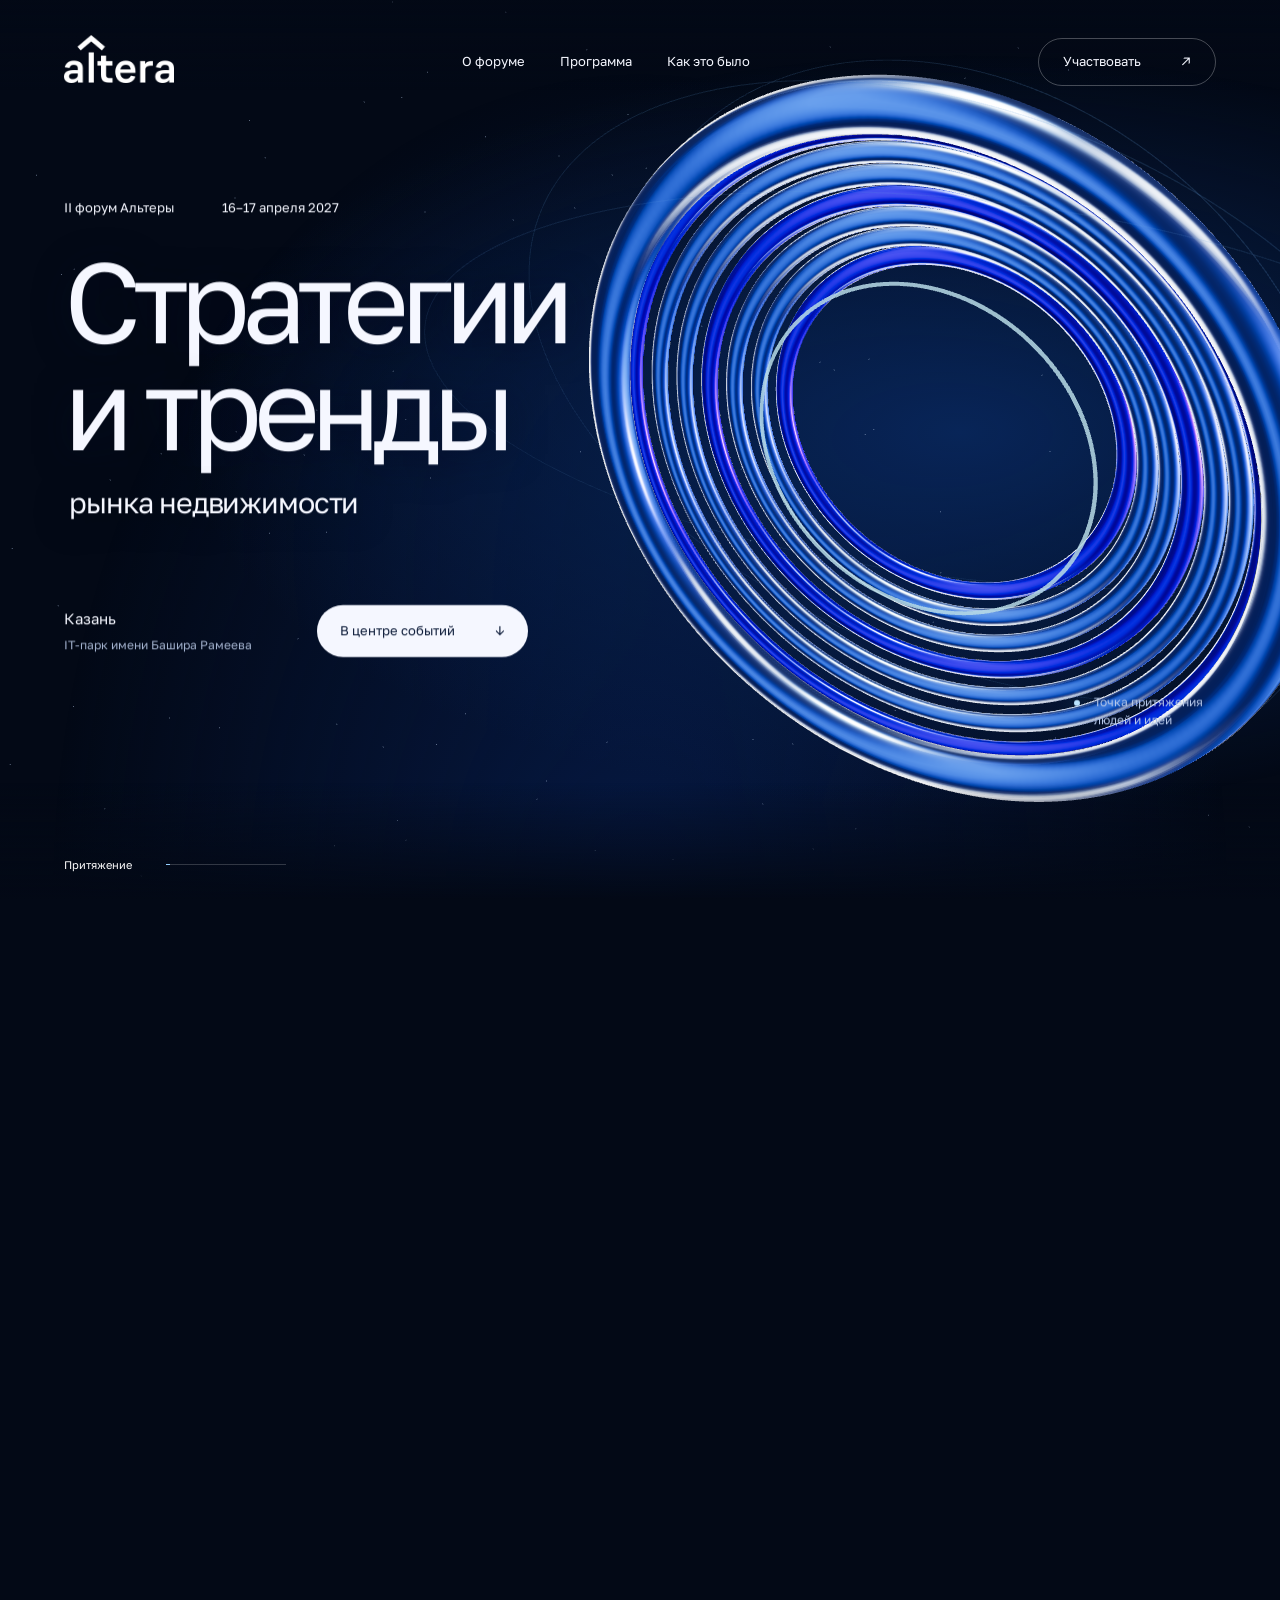
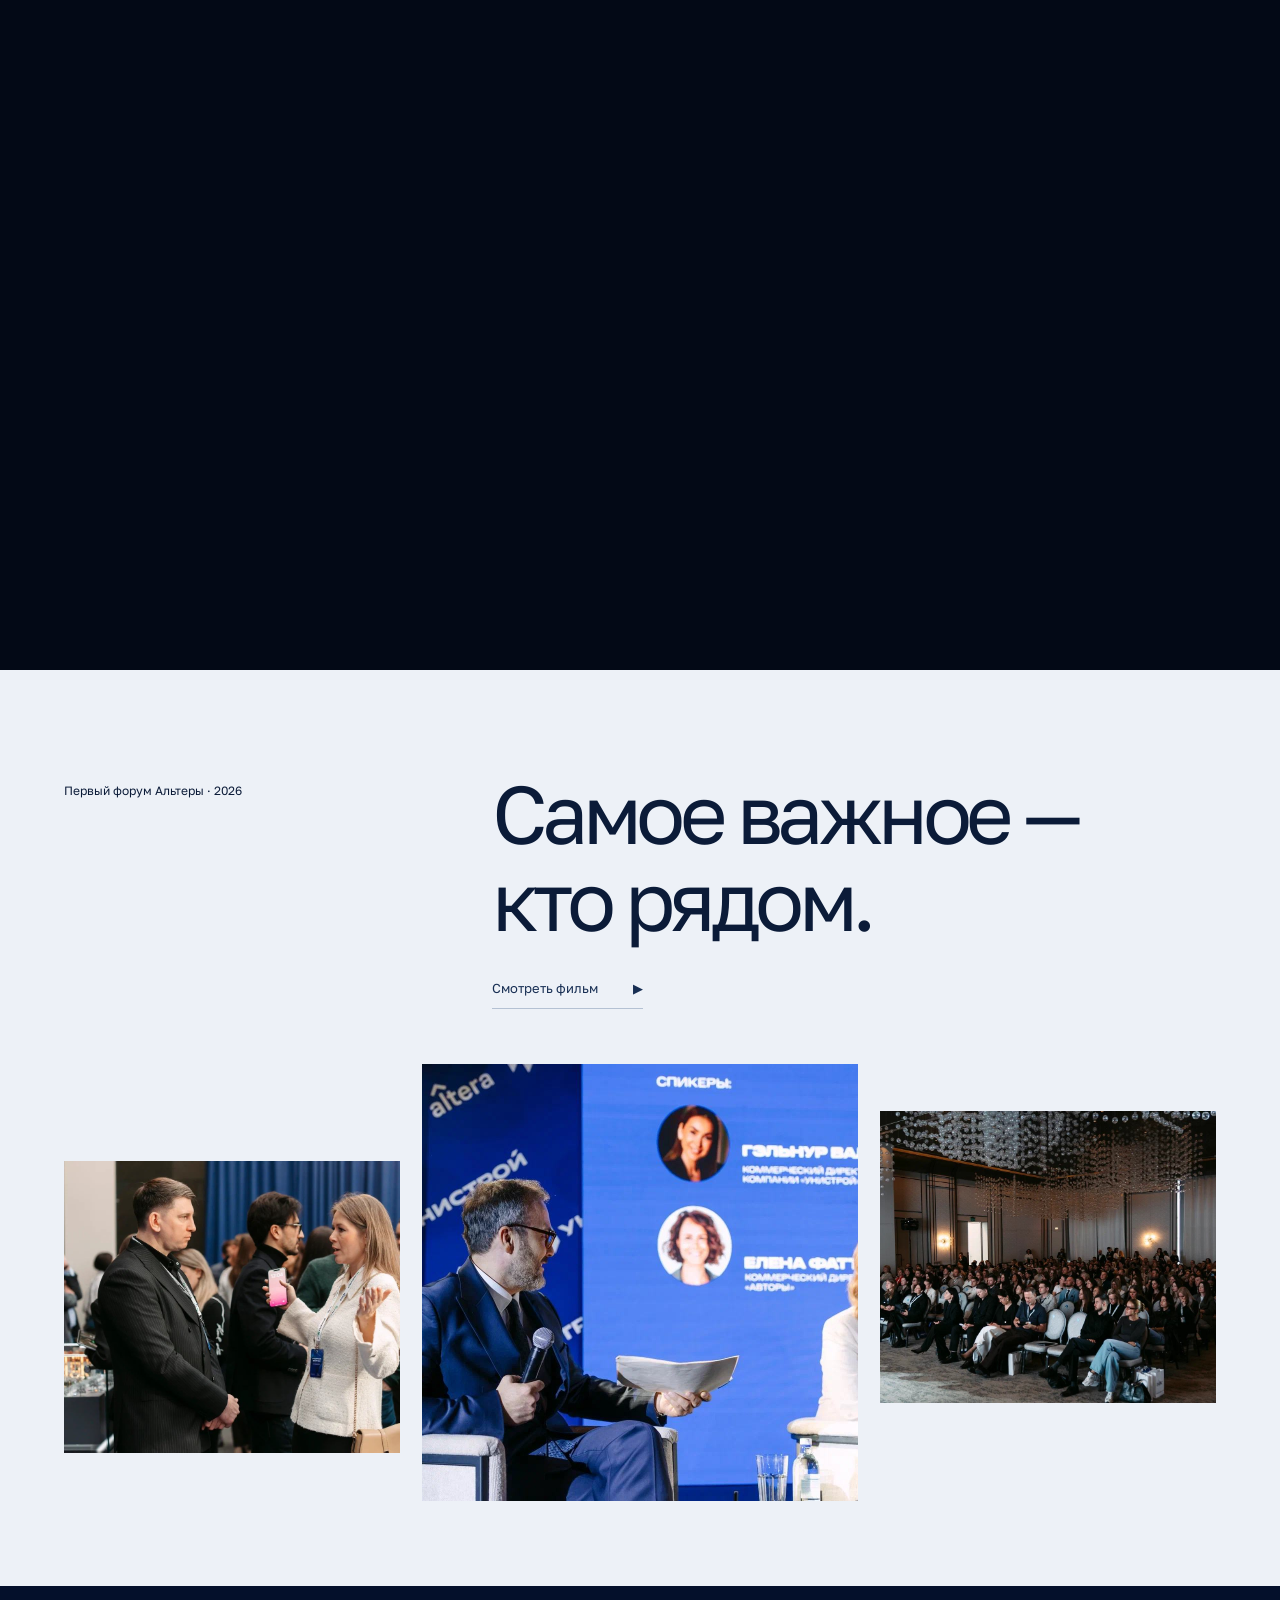
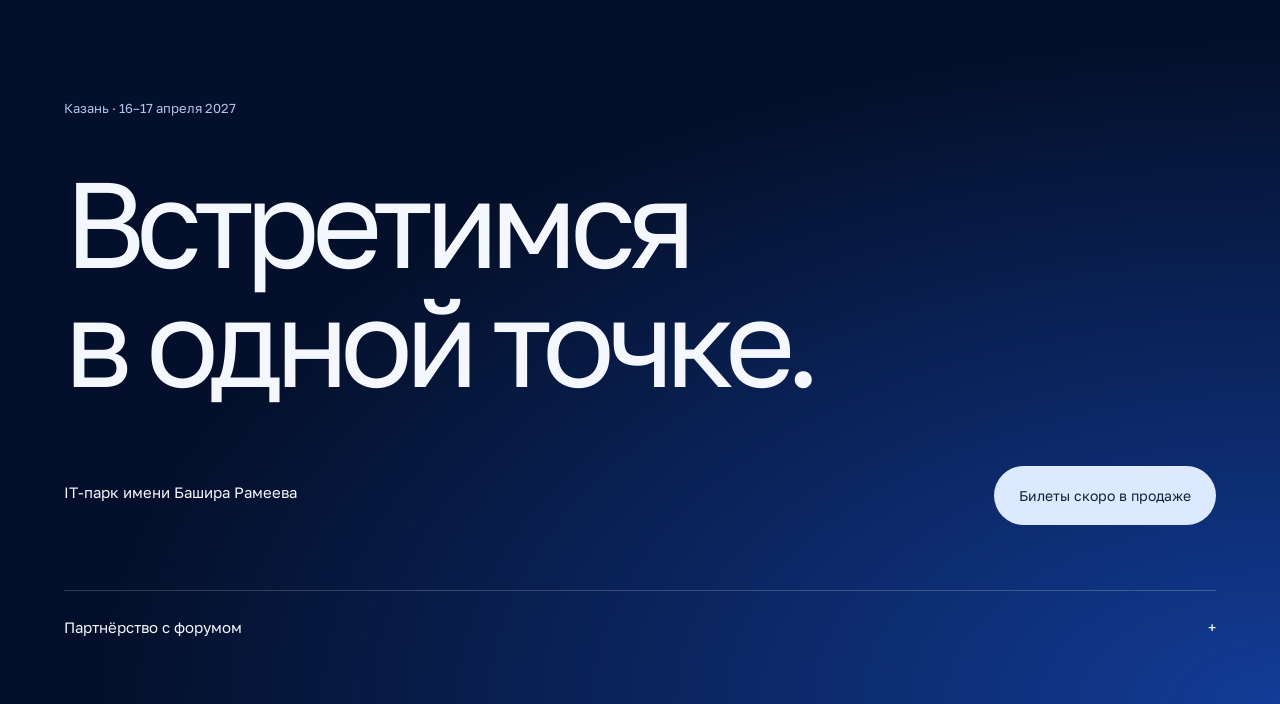
<file: index.html>
<!doctype html>
<html lang="ru"><head><meta charset="utf-8"><meta name="viewport" content="width=device-width,initial-scale=1"><meta name="robots" content="noindex,nofollow"><meta name="theme-color" content="#030916"><title>Альтера — точка притяжения / Форум 2027</title><link rel="stylesheet" href="concepts/orbit/orbit.css"></head>
<body><a class="skip" href="#program">Перейти к программе</a>
<header class="header"><a class="brand" href="#top" aria-label="Альтера — в начало"><img src="assets/altera-logo-white.png" alt="Альтера"></a><nav aria-label="Разделы форума"><a href="#meeting">О форуме</a><a href="#program">Программа</a><a href="#history">Как это было</a></nav><a class="header-cta" href="#participation">Участвовать <span>↗</span></a></header>
<main><div class="journey" id="top"><div class="stage"><div class="ambient" aria-hidden="true"></div><div class="fallback-orbit" aria-hidden="true"><i></i><i></i><i></i></div><canvas id="universe" aria-label="Объёмная орбитальная сцена форума"></canvas><div class="vignette" aria-hidden="true"></div>
<section class="chapter hero active" aria-label="Форум Альтеры"><div class="hero-meta"><span>II форум Альтеры</span><span>16–17 апреля 2027</span></div><h1>Стратегии<br>и тренды<span>рынка недвижимости</span></h1><div class="hero-bottom"><p>Казань<br><span>IT-парк имени Башира Рамеева</span></p><a class="primary" href="#meeting">В центре событий <span>↓</span></a></div><div class="object-caption"><i></i><span>Точка притяжения<br>людей и идей</span></div></section>
<section class="chapter meeting" aria-labelledby="meeting-heading" inert><div class="meeting-copy"><p class="eyebrow">Рынок складывается из людей</p><h2 id="meeting-heading">Разные орбиты.<br>Одна встреча.</h2><p class="intro">Альтера собирает агентства недвижимости, застройщиков, брокеров и партнёров, чтобы обсудить, куда движется рынок.</p></div><div class="audience" aria-label="Участники форума"><span class="audience-a">Агентства</span><span class="audience-b">Застройщики</span><span class="audience-c">Брокеры</span><span class="audience-d">Партнёры</span><span class="audience-center">Альтера<br><small>Форум 2027</small></span></div><p class="meeting-foot">Новые знакомства.<br>Общий взгляд на то, что дальше.</p></section>
<section class="chapter program" aria-labelledby="program-heading" inert><div class="program-title"><p class="eyebrow">В центре обсуждения</p><h2 id="program-heading">Что дальше?</h2><p>Стратегии и тренды<br>рынка недвижимости</p></div><div class="program-content"><p class="draft-label">Предварительные направления программы</p><details name="agenda"><summary>Рынок и регионы <span>+</span></summary><p>Федеральная повестка и региональная практика. Содержание сессии уточняется.</p></details><details name="agenda"><summary>Банки и ипотека <span>+</span></summary><p>Ипотечные программы и взаимодействие участников рынка. Содержание сессии уточняется.</p></details><details name="agenda"><summary>Девелопмент и качество <span>+</span></summary><p>Взгляд застройщиков и профессионалов рынка. Содержание сессии уточняется.</p></details><details name="agenda"><summary>Технологии и бизнес <span>+</span></summary><p>IT-технологии и инструменты для бизнеса. Содержание сессии уточняется.</p></details><p class="program-note">Расписание и состав спикеров готовятся к анонсу.</p><a class="text-link" href="#history">Познакомиться с атмосферой форума <span>↘</span></a></div></section>
<div class="stage-bottom"><span class="scene-name">Притяжение</span><div class="scene-progress" aria-hidden="true"><i></i></div></div></div><div class="scroll-marker marker-meeting" id="meeting"></div><div class="scroll-marker marker-program" id="program"></div></div>
<section class="history" id="history"><div class="history-top"><p>Первый форум Альтеры · 2026</p><h2>Самое важное —<br>кто рядом.</h2><button class="film-open">Смотреть фильм <span>▶</span></button></div><div class="photo-track"><figure><img src="assets/archive-1712.jpeg" alt="Общение участников на прошлом форуме Альтеры" loading="lazy"></figure><figure><img src="assets/archive-1724.jpeg" alt="Выступление на сцене прошлого форума" loading="lazy"></figure><figure><img src="assets/archive-1728.jpeg" alt="Участники первого форума Альтеры" loading="lazy"></figure></div></section>
<section class="participation" id="participation"><p>Казань · 16–17 апреля 2027</p><h2>Встретимся<br>в одной точке.</h2><div class="participation-bottom"><p>IT-парк имени Башира Рамеева</p><div><button disabled>Билеты скоро в продаже</button></div></div><details class="partner-details"><summary>Партнёрство с форумом <span>+</span></summary><p>Форматы участия партнёров и условия готовятся к анонсу.</p></details></section></main>
<dialog id="film"><button class="film-close" aria-label="Закрыть видео">×</button><video controls playsinline preload="none" src="assets/forum-2026.mp4"></video></dialog>
<script type="module" src="concepts/orbit/orbit.js"></script><noscript><style>.journey{height:auto}.stage{position:relative;height:auto;overflow:visible}.chapter{position:relative;opacity:1;visibility:visible;min-height:90vh;padding-top:130px}.chapter[inert]{display:none}.stage-bottom{display:none}</style></noscript></body></html>
</file>
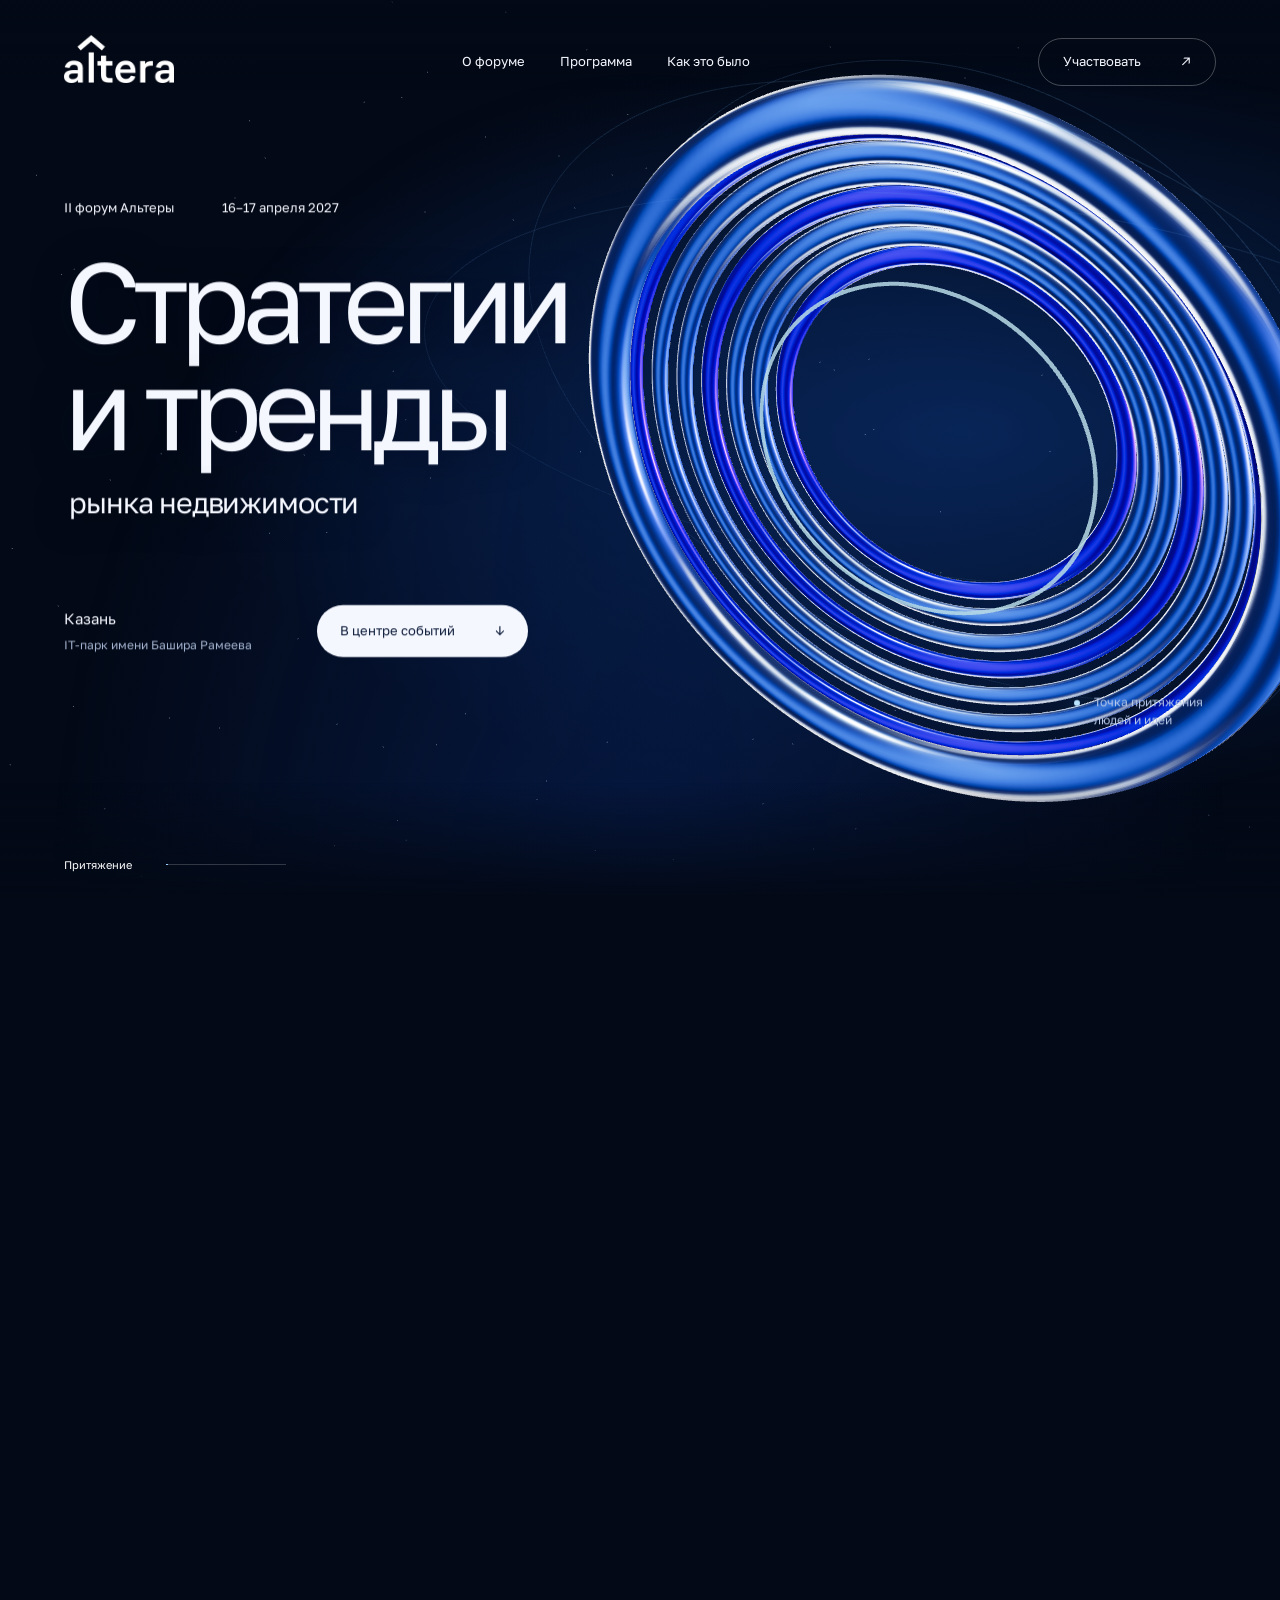
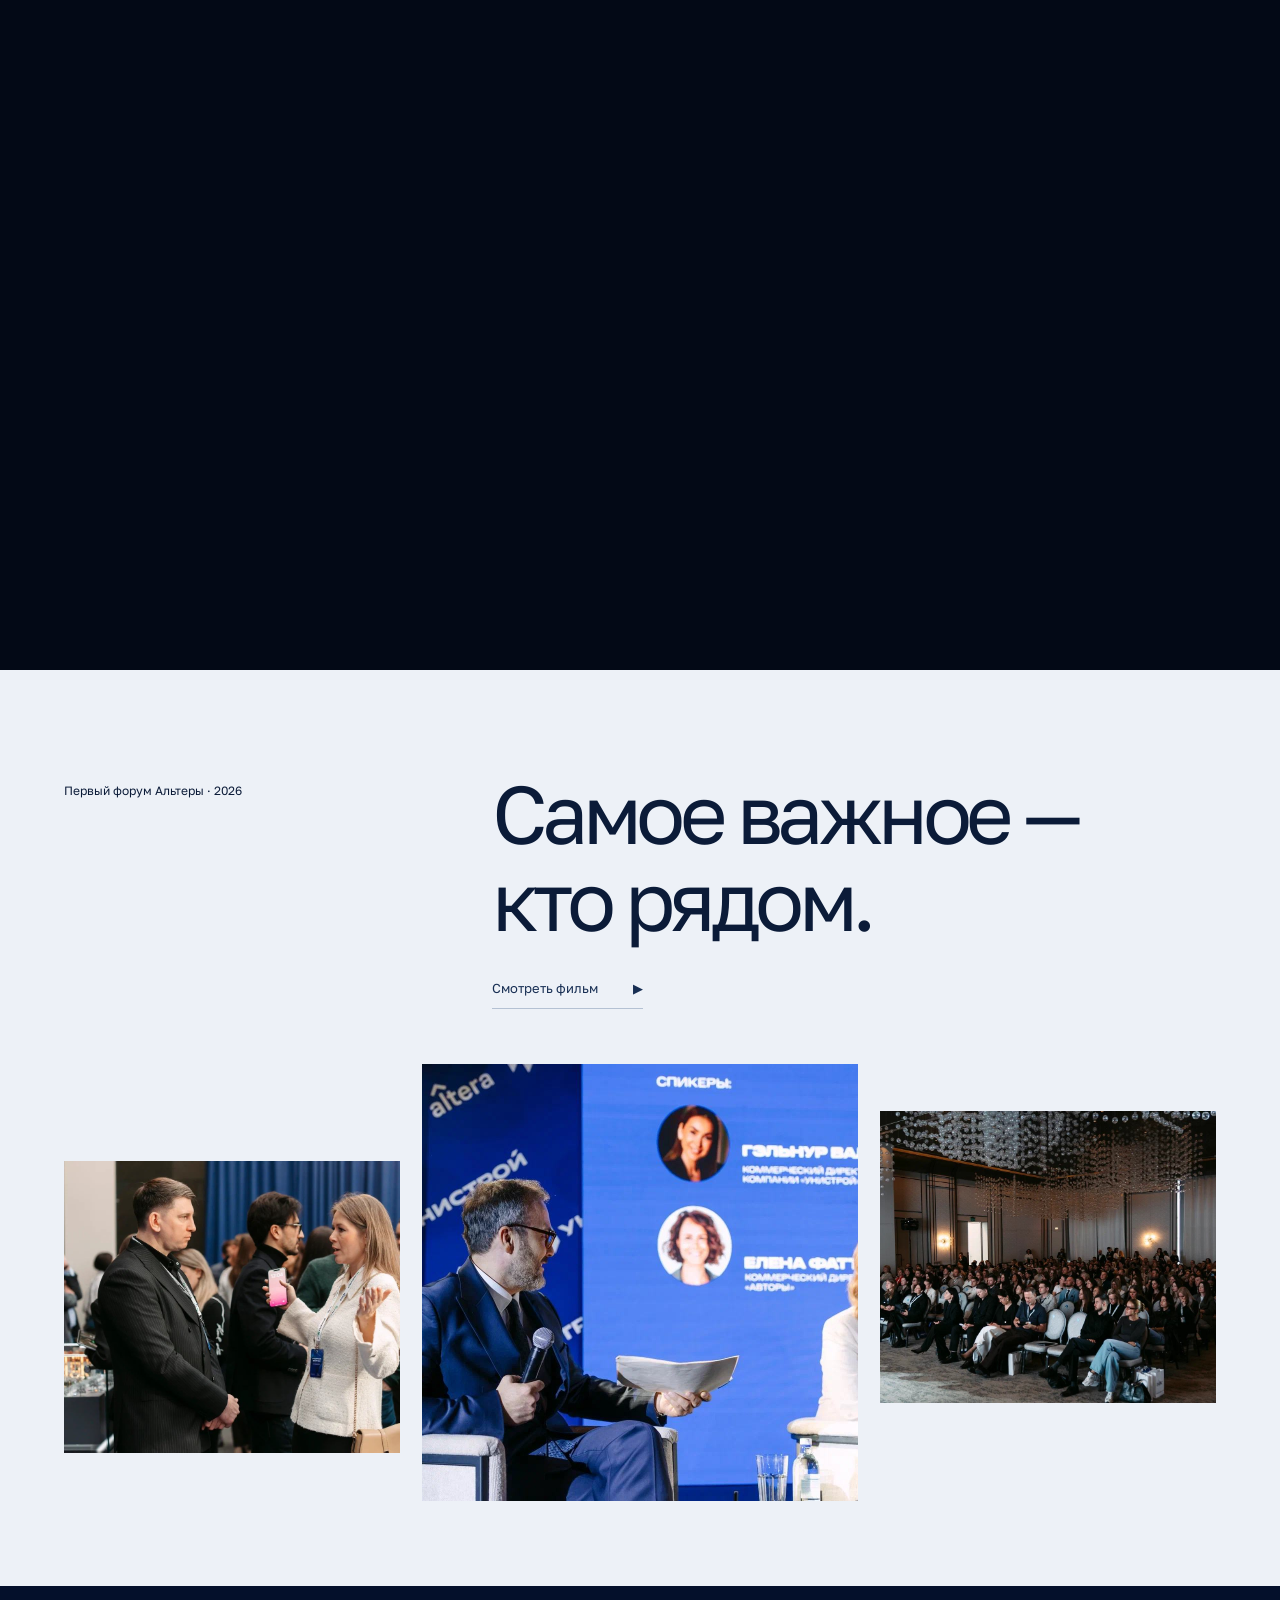
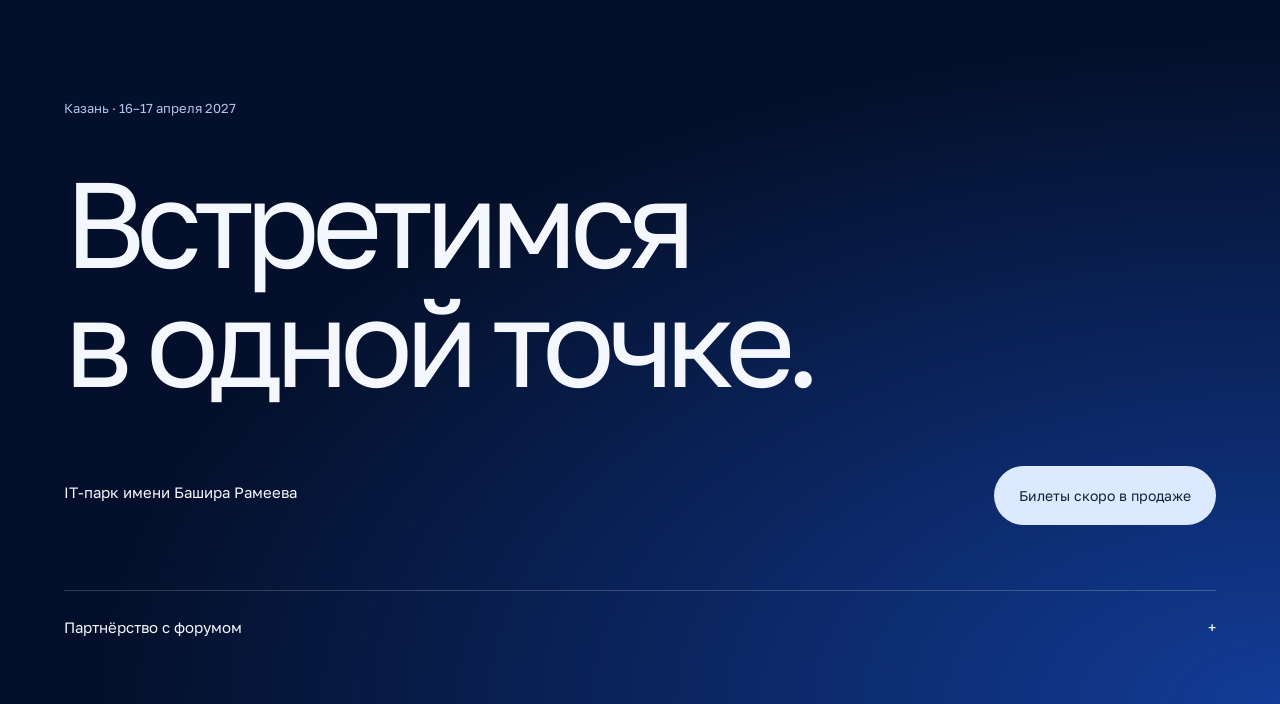
<file: concepts/orbit/index.html>
<!doctype html>
<html lang="ru"><head><meta charset="utf-8"><meta name="viewport" content="width=device-width,initial-scale=1"><meta name="robots" content="noindex,nofollow"><meta name="theme-color" content="#030916"><title>Альтера — точка притяжения / Форум 2027</title><link rel="stylesheet" href="orbit.css"></head>
<body><a class="skip" href="#program">Перейти к программе</a>
<header class="header"><a class="brand" href="#top" aria-label="Альтера — в начало"><img src="../../assets/altera-logo-white.png" alt="Альтера"></a><nav aria-label="Разделы форума"><a href="#meeting">О форуме</a><a href="#program">Программа</a><a href="#history">Как это было</a></nav><a class="header-cta" href="#participation">Участвовать <span>↗</span></a></header>
<main><div class="journey" id="top"><div class="stage"><div class="ambient" aria-hidden="true"></div><div class="fallback-orbit" aria-hidden="true"><i></i><i></i><i></i></div><canvas id="universe" aria-label="Объёмная орбитальная сцена форума"></canvas><div class="vignette" aria-hidden="true"></div>
<section class="chapter hero active" aria-label="Форум Альтеры"><div class="hero-meta"><span>II форум Альтеры</span><span>16–17 апреля 2027</span></div><h1>Стратегии<br>и тренды<span>рынка недвижимости</span></h1><div class="hero-bottom"><p>Казань<br><span>IT-парк имени Башира Рамеева</span></p><a class="primary" href="#meeting">В центре событий <span>↓</span></a></div><div class="object-caption"><i></i><span>Точка притяжения<br>людей и идей</span></div></section>
<section class="chapter meeting" aria-labelledby="meeting-heading" inert><div class="meeting-copy"><p class="eyebrow">Рынок складывается из людей</p><h2 id="meeting-heading">Разные орбиты.<br>Одна встреча.</h2><p class="intro">Альтера собирает агентства недвижимости, застройщиков, брокеров и партнёров, чтобы обсудить, куда движется рынок.</p></div><div class="audience" aria-label="Участники форума"><span class="audience-a">Агентства</span><span class="audience-b">Застройщики</span><span class="audience-c">Брокеры</span><span class="audience-d">Партнёры</span><span class="audience-center">Альтера<br><small>Форум 2027</small></span></div><p class="meeting-foot">Новые знакомства.<br>Общий взгляд на то, что дальше.</p></section>
<section class="chapter program" aria-labelledby="program-heading" inert><div class="program-title"><p class="eyebrow">В центре обсуждения</p><h2 id="program-heading">Что дальше?</h2><p>Стратегии и тренды<br>рынка недвижимости</p></div><div class="program-content"><p class="draft-label">Предварительные направления программы</p><details name="agenda"><summary>Рынок и регионы <span>+</span></summary><p>Федеральная повестка и региональная практика. Содержание сессии уточняется.</p></details><details name="agenda"><summary>Банки и ипотека <span>+</span></summary><p>Ипотечные программы и взаимодействие участников рынка. Содержание сессии уточняется.</p></details><details name="agenda"><summary>Девелопмент и качество <span>+</span></summary><p>Взгляд застройщиков и профессионалов рынка. Содержание сессии уточняется.</p></details><details name="agenda"><summary>Технологии и бизнес <span>+</span></summary><p>IT-технологии и инструменты для бизнеса. Содержание сессии уточняется.</p></details><p class="program-note">Расписание и состав спикеров готовятся к анонсу.</p><a class="text-link" href="#history">Познакомиться с атмосферой форума <span>↘</span></a></div></section>
<div class="stage-bottom"><span class="scene-name">Притяжение</span><div class="scene-progress" aria-hidden="true"><i></i></div></div></div><div class="scroll-marker marker-meeting" id="meeting"></div><div class="scroll-marker marker-program" id="program"></div></div>
<section class="history" id="history"><div class="history-top"><p>Первый форум Альтеры · 2026</p><h2>Самое важное —<br>кто рядом.</h2><button class="film-open">Смотреть фильм <span>▶</span></button></div><div class="photo-track"><figure><img src="../../assets/archive-1712.jpeg" alt="Общение участников на прошлом форуме Альтеры" loading="lazy"></figure><figure><img src="../../assets/archive-1724.jpeg" alt="Выступление на сцене прошлого форума" loading="lazy"></figure><figure><img src="../../assets/archive-1728.jpeg" alt="Участники первого форума Альтеры" loading="lazy"></figure></div></section>
<section class="participation" id="participation"><p>Казань · 16–17 апреля 2027</p><h2>Встретимся<br>в одной точке.</h2><div class="participation-bottom"><p>IT-парк имени Башира Рамеева</p><div><button disabled>Билеты скоро в продаже</button></div></div><details class="partner-details"><summary>Партнёрство с форумом <span>+</span></summary><p>Форматы участия партнёров и условия готовятся к анонсу.</p></details></section></main>
<dialog id="film"><button class="film-close" aria-label="Закрыть видео">×</button><video controls playsinline preload="none" src="../../assets/forum-2026.mp4"></video></dialog>
<script type="module" src="orbit.js"></script><noscript><style>.journey{height:auto}.stage{position:relative;height:auto;overflow:visible}.chapter{position:relative;opacity:1;visibility:visible;min-height:90vh;padding-top:130px}.chapter[inert]{display:none}.stage-bottom{display:none}</style></noscript></body></html>
</file>
<file: concepts/orbit/orbit.css>
@font-face{font-family:Golos;src:url('../assets/golos-400.woff2') format('woff2');font-weight:400;font-display:swap}@font-face{font-family:Golos;src:url('../assets/golos-700.woff2') format('woff2');font-weight:700;font-display:swap}
:root{color-scheme:dark;--night:#030916;--white:#f5f7ff;--muted:#a4b3cf;--blue:#4480ff;--pad:5vw}*{box-sizing:border-box}html{scroll-behavior:smooth;scroll-padding-top:100px}body{margin:0;background:var(--night);color:var(--white);font:15px/1.5 Golos,Arial,sans-serif}a{color:inherit;text-decoration:none}button,summary{font:inherit}button,a,summary{-webkit-tap-highlight-color:transparent}button{cursor:pointer}button:disabled{cursor:default}a:focus-visible,button:focus-visible,summary:focus-visible{outline:2px solid #8ac9ff;outline-offset:7px}.skip{position:fixed;top:-100px;left:20px;z-index:100;background:white;color:#061838;padding:15px}.skip:focus{top:20px}.header{position:absolute;top:0;left:0;width:100%;padding:28px var(--pad);display:flex;align-items:center;justify-content:space-between;gap:32px;z-index:20}.brand img{width:110px;height:62px;object-fit:contain}.header nav{display:flex;gap:35px;font-size:13px}.header-cta{border:1px solid #ffffff45;border-radius:40px;padding:13px 24px;font-size:13px;display:flex;gap:40px}.header-cta:hover{background:white;color:#09204a}.journey{height:430svh;position:relative}.stage{height:100svh;position:sticky;top:0;overflow:hidden;isolation:isolate}.ambient{position:absolute;inset:0;background:radial-gradient(ellipse at 75% 48%,#082558 0,transparent 57%),radial-gradient(ellipse at 50% 100%,#061943,transparent 65%);z-index:-3}#universe{position:absolute;inset:0;width:100%;height:100%;z-index:-1}.vignette{position:absolute;inset:0;pointer-events:none;background:linear-gradient(0deg,#030916 0%,transparent 13%,transparent 90%,#03091688);z-index:0}.chapter{position:absolute;inset:0;padding:0 var(--pad);opacity:0;visibility:hidden;pointer-events:none;will-change:opacity,transform}.chapter.active{visibility:visible;pointer-events:auto}.hero{padding-top:22svh}.hero-meta{display:flex;gap:48px;font-size:13px;margin-bottom:28px}.hero h1{font-size:clamp(65px,8.9vw,160px);font-weight:400;line-height:.94;letter-spacing:-.073em;margin:0;max-width:65%;text-shadow:0 4px 35px #020b2380}.hero h1 span{display:block;font-size:clamp(21px,2.25vw,40px);line-height:1.2;letter-spacing:-.04em;margin:25px 0 0 5px}.hero-bottom{display:flex;align-items:center;gap:65px;margin-top:8svh}.hero-bottom p{font-size:15px;line-height:1.65}.hero-bottom p span{color:var(--muted);font-size:12px}.primary{display:flex;align-items:center;justify-content:space-between;gap:40px;border-radius:40px;background:var(--white);color:#0b1a38;padding:16px 23px;font-size:13px;transition:background .2s}.primary:hover{background:#afd6ff}.object-caption{position:absolute;right:6%;bottom:19%;font-size:12px;color:#b6c8e9;display:flex;align-items:flex-start;gap:14px}.object-caption i{width:6px;height:6px;background:#b9e3ff;border-radius:50%;margin-top:7px;box-shadow:0 0 20px #56adff}.stage-bottom{position:absolute;bottom:27px;left:var(--pad);right:var(--pad);display:flex;align-items:center;gap:20px;color:#a8b9d7;font-size:11px;z-index:5}.scene-name{min-width:82px;color:white}.scene-progress{height:1px;width:120px;background:#ffffff30}.scene-progress i{display:block;width:0;height:1px;background:#96d0ff}.scroll-hint{margin:auto}#motion{background:none;color:#bcc9df;border:0;padding:10px 0;font-size:11px}.scroll-marker{position:absolute;pointer-events:none}.marker-meeting{top:145svh}.marker-program{top:285svh}.meeting{padding-top:18svh}.eyebrow{font-size:13px;color:#a6bcdf;margin:0 0 25px}.meeting h2,.program h2{font-weight:400;font-size:clamp(45px,6.2vw,104px);line-height:1.03;letter-spacing:-.065em;margin:0}.meeting-copy{width:45%;}.intro{font-size:16px;max-width:390px;line-height:1.75;color:#b9c8df;margin-top:32px}.meeting-foot{position:absolute;bottom:13%;font-size:13px;color:#a8b9d7}.audience{position:absolute;left:49%;right:4%;top:21%;bottom:15%;font-size:14px}.audience>span{position:absolute;background:#051127a8;padding:7px 14px;backdrop-filter:blur(8px);border-radius:25px;border:1px solid #87bcff33}.audience-a{left:0;top:27%}.audience-b{right:1%;top:16%}.audience-c{right:9%;bottom:11%}.audience-d{left:6%;bottom:16%}.audience .audience-center{left:50%;top:48%;transform:translate(-50%,-50%);text-align:center;background:none;border:0;backdrop-filter:none;font-size:26px}.audience-center small{font-size:11px;color:#afc8ea}.program{padding-top:17svh;display:grid;grid-template-columns:1fr 1fr;gap:8vw}.program-title>p:last-child{margin-top:28px;color:var(--muted);font-size:19px}.program-content{padding-top:0}.draft-label{font-size:11px;color:#abc1e5;margin:0 0 30px}.program details{border-top:1px solid #a4c9ff3d}.program summary{list-style:none;display:flex;justify-content:space-between;gap:20px;font-size:clamp(18px,2.05vw,33px);letter-spacing:-.04em;padding:20px 0;cursor:pointer}.program summary::-webkit-details-marker,.partner-details summary::-webkit-details-marker{display:none}.program summary span{font-size:24px;color:#81b7ff;font-weight:400}.program details[open] summary span{transform:rotate(45deg)}.program details p{color:#aec1df;font-size:13px;max-width:430px;margin:0 0 20px}.program-note{font-size:11px;color:#aabedc;margin:25px 0}.text-link{display:flex;justify-content:space-between;font-size:13px;margin-top:40px}.history{position:relative;background:#edf1f7;color:#0b1b38;overflow:hidden;padding:100px 0 85px}.history-top{margin:0 var(--pad) 55px;display:grid;grid-template-columns:1fr 1.8fr;align-items:end;gap:25px}.history-top>p{font-size:12px;align-self:start}.history h2{font-size:clamp(45px,6.4vw,100px);line-height:1.06;letter-spacing:-.067em;font-weight:400;margin:0}.film-open{grid-column:2;background:none;border:0;border-bottom:1px solid #173c7244;color:#172e53;padding:10px 0;justify-self:start;font-size:13px}.film-open span{margin-left:32px}.photo-track{display:grid;grid-template-columns:1fr 1.3fr 1fr;gap:22px;align-items:center;padding:0 var(--pad)}.photo-track figure{margin:0;overflow:hidden}.photo-track figure:nth-child(1){transform:translateY(25px)}.photo-track figure:nth-child(3){transform:translateY(-25px)}.photo-track img{display:block;width:100%;aspect-ratio:1.15;object-fit:cover}.photo-track figure:nth-child(2) img{aspect-ratio:1}.participation{padding:100px var(--pad) 65px;background:radial-gradient(ellipse at 100% 100%,#123c97,transparent 65%),#04102b}.participation>p{font-size:13px;color:#b1c6e8}.participation h2{font-size:clamp(55px,9.5vw,152px);line-height:.98;letter-spacing:-.07em;font-weight:400;margin:45px 0 65px}.participation-bottom{display:flex;justify-content:space-between;gap:30px;align-items:flex-start}.participation-bottom button{padding:19px 25px;background:#dce9ff;color:#13213d;border:0;border-radius:50px;font-size:14px}.participation-bottom small{display:block;margin-top:15px;color:#b3c4df;font-size:11px}.partner-details{margin-top:65px;border-top:1px solid #ffffff30;padding-top:25px}.partner-details summary{display:flex;justify-content:space-between;cursor:pointer;list-style:none}.partner-details p{color:#b3c4df;font-size:13px}footer{display:flex;justify-content:space-between;gap:25px;padding:30px var(--pad);font-size:11px;color:#acb9d1}dialog{border:0;padding:0;background:#030916;width:min(1100px,90vw);overflow:visible}dialog::backdrop{background:#02050de8;backdrop-filter:blur(15px)}dialog video{display:block;width:100%;max-height:80vh}.film-close{position:absolute;right:0;top:-45px;background:none;color:white;border:0;font-size:30px}.fallback-orbit{display:none;position:absolute;width:55vw;height:55vw;right:-3%;top:9%;transform:rotate(-30deg);border-radius:50%;box-shadow:inset 0 0 40px #377fff,0 0 80px #164c9a55;border:28px double #468af866;z-index:-2}.fallback-orbit i{position:absolute;inset:10%;border:12px double #519bfc77;border-radius:50%}.fallback-orbit i:nth-child(2){inset:20%}.fallback-orbit i:nth-child(3){inset:30%}.no-webgl .fallback-orbit{display:block}.no-webgl #universe{display:none}
@media(min-width:1700px){.hero{padding-top:24svh}.hero-bottom{margin-top:7svh}}
@media(max-width:800px){:root{--pad:6vw}.header{padding-top:18px;gap:15px}.brand img{width:84px;height:50px}.header nav{display:none}.header-cta{font-size:11px;padding:10px 17px;gap:20px}.hero{padding-top:17svh}.hero-meta{font-size:11px;gap:28px;margin-bottom:20px}.hero h1{font-size:clamp(55px,12.5vw,88px);max-width:100%;line-height:.96}.hero h1 span{font-size:23px;margin-top:20px}.hero-bottom{position:absolute;bottom:11%;left:var(--pad);right:var(--pad);margin:0;justify-content:space-between;gap:15px}.hero-bottom p{font-size:12px;max-width:150px}.hero-bottom p span{font-size:10px}.primary{font-size:11px;padding:13px 17px;gap:18px}.object-caption{display:none}.stage-bottom{bottom:18px;gap:10px;font-size:10px}.scene-progress{width:50px}.scene-name{min-width:68px}.scroll-hint{display:none}#motion{margin-left:auto}.meeting{padding-top:15svh}.meeting-copy{width:100%}.meeting h2{font-size:48px}.intro{font-size:13px;max-width:320px;margin-top:18px}.audience{left:5%;right:5%;top:44%;bottom:12%;font-size:11px}.audience .audience-center{font-size:22px}.meeting-foot{display:none}.program{padding-top:14svh;display:block}.program h2{font-size:49px}.program-title>p:last-child{display:none}.program-title .eyebrow{margin-bottom:12px}.program-content{margin-top:25px}.draft-label{font-size:10px;margin-bottom:18px}.program summary{font-size:20px;padding:14px 0}.program details p{font-size:11px}.program-note{margin-top:16px;font-size:10px}.text-link{margin-top:24px;font-size:11px}.history{padding:65px 0}.history-top{display:block;margin-bottom:35px}.history-top>p{margin-bottom:28px}.history h2{font-size:47px}.film-open{margin-top:20px}.photo-track{gap:12px;grid-template-columns:1fr 1.2fr;width:125%}.photo-track figure:nth-child(3){display:none}.participation{padding-top:65px}.participation h2{font-size:60px;margin:30px 0 45px}.participation-bottom{flex-direction:column;gap:18px}.participation-bottom p{font-size:13px}footer{flex-wrap:wrap}footer span{order:3;width:100%}.fallback-orbit{width:90vw;height:90vw;top:34%;right:-10%}}
@media(prefers-reduced-motion:reduce){html{scroll-behavior:auto}*{transition:none!important}}
</file>
